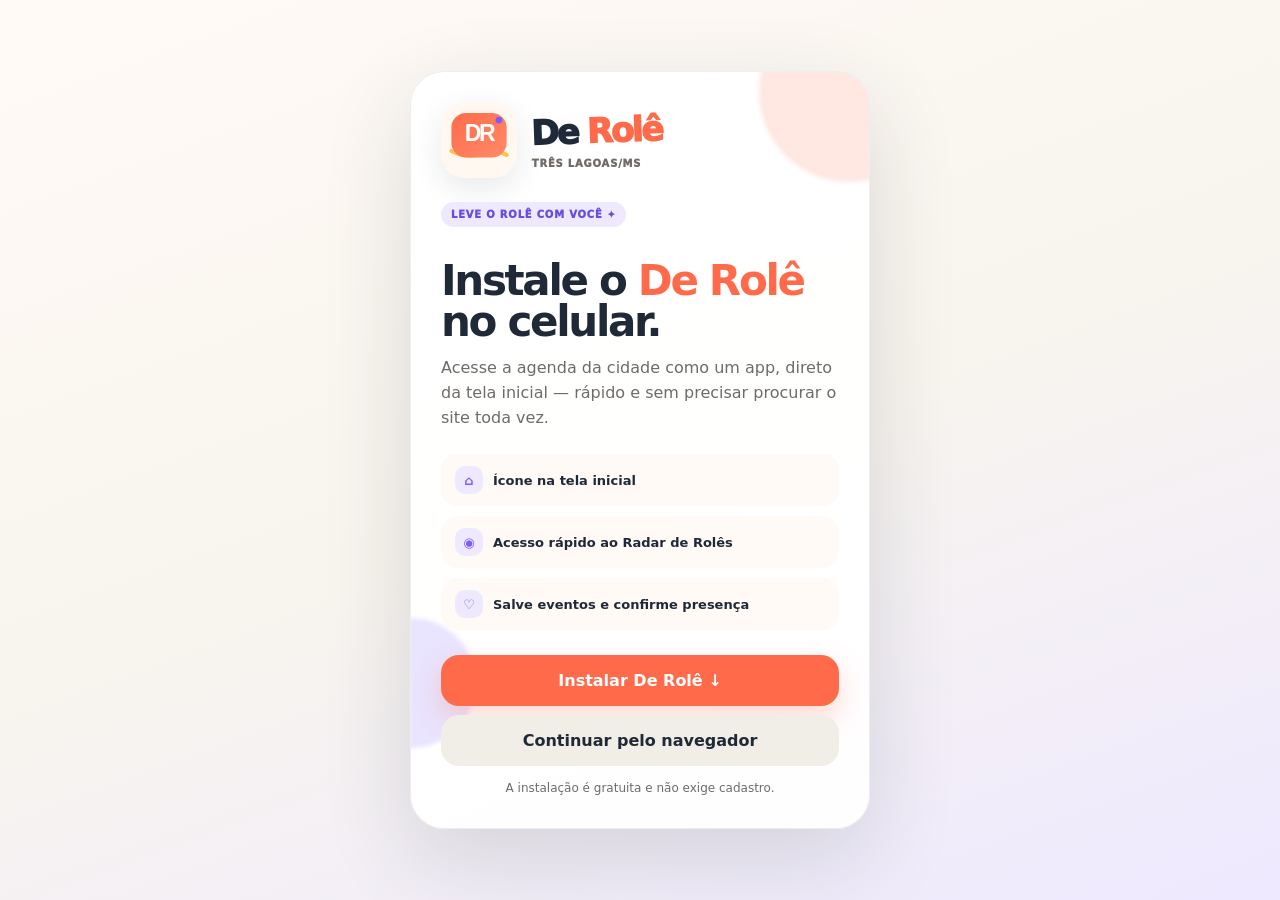
<file: baixar/index.html>
<!doctype html>
<html lang="pt-BR">
<head>
  <meta charset="utf-8">
  <meta name="viewport" content="width=device-width,initial-scale=1,viewport-fit=cover">
  <meta name="theme-color" content="#ff6b4a">
  <title>Baixar De Rolê</title>
  <meta name="description" content="Instale o De Rolê no seu celular e descubra o que tá rolando em Três Lagoas.">
  <link rel="manifest" href="../manifest.webmanifest">
  <link rel="icon" href="../icon.svg" type="image/svg+xml">
  <style>
    :root{--coral:#ff6b4a;--yellow:#ffc247;--violet:#7c5cff;--ink:#1f2937;--sand:#f8f4ee;--muted:#6f6b67}
    *{box-sizing:border-box}body{margin:0;min-height:100dvh;font-family:Inter,system-ui,-apple-system,BlinkMacSystemFont,"Segoe UI",sans-serif;background:linear-gradient(160deg,#fffaf5 0%,var(--sand) 52%,#eee9ff 100%);color:var(--ink);display:grid;place-items:center;padding:24px}
    .card{width:min(460px,100%);background:rgba(255,255,255,.94);border:1px solid rgba(31,41,55,.08);border-radius:34px;box-shadow:0 30px 90px rgba(31,41,55,.14);padding:30px;overflow:hidden;position:relative}
    .blob{position:absolute;border-radius:50%;filter:blur(2px);opacity:.16}.b1{width:180px;height:180px;background:var(--coral);right:-70px;top:-70px}.b2{width:130px;height:130px;background:var(--violet);left:-65px;bottom:80px}
    .logo{display:flex;align-items:center;gap:14px;position:relative;z-index:1}.icon{width:76px;height:76px;border-radius:24px;background:#fff8f1;box-shadow:0 10px 30px rgba(31,41,55,.1);display:grid;place-items:center;overflow:hidden}.icon img{width:100%;height:100%;object-fit:cover}
    .wordmark{font-size:34px;font-weight:950;letter-spacing:-.07em;transform:rotate(-2deg)}.wordmark .de{color:var(--ink)}.wordmark .role{color:var(--coral)}.wordmark small{display:block;font-size:10px;letter-spacing:.08em;color:var(--muted);transform:rotate(2deg);margin-top:7px;text-transform:uppercase}
    h1{font-size:42px;line-height:.96;letter-spacing:-.055em;margin:34px 0 14px;position:relative;z-index:1}h1 em{font-style:normal;color:var(--coral)}
    .lead{color:var(--muted);font-size:16px;line-height:1.55;margin:0 0 24px;position:relative;z-index:1}
    .benefits{display:grid;gap:10px;margin:0 0 25px;position:relative;z-index:1}.benefit{display:flex;gap:10px;align-items:center;background:#fffaf5;border-radius:16px;padding:12px 14px;font-size:13px;font-weight:750}.benefit span{width:28px;height:28px;border-radius:10px;display:grid;place-items:center;background:#eee9ff;color:var(--violet)}
    button,.link{width:100%;border:0;border-radius:18px;padding:16px 18px;font:inherit;font-weight:900;display:flex;align-items:center;justify-content:center;gap:8px;text-decoration:none;cursor:pointer;position:relative;z-index:1}
    #installBtn{background:var(--coral);color:#fff;box-shadow:0 12px 28px rgba(255,107,74,.25)}#installBtn:disabled{opacity:.72;cursor:default}.link{margin-top:9px;background:#f1ede7;color:var(--ink)}
    .status{font-size:12px;color:var(--muted);text-align:center;line-height:1.45;margin:14px 4px 0;position:relative;z-index:1}
    .instructions{display:none;margin-top:18px;background:#fff3cf;border-radius:18px;padding:16px;position:relative;z-index:1}.instructions.show{display:block}.instructions b{display:block;margin-bottom:7px}.instructions ol{padding-left:20px;margin:0;color:#625a46;font-size:13px;line-height:1.6}
    .tag{display:inline-flex;margin-top:24px;background:#eee9ff;color:#654dde;border-radius:999px;padding:7px 10px;font-size:10px;font-weight:950;letter-spacing:.08em;text-transform:uppercase;position:relative;z-index:1}
    @media(max-width:520px){body{padding:14px}.card{border-radius:28px;padding:24px}.icon{width:68px;height:68px;border-radius:21px}.wordmark{font-size:30px}h1{font-size:38px}}
  </style>
</head>
<body>
  <main class="card">
    <span class="blob b1"></span><span class="blob b2"></span>
    <div class="logo">
      <div class="icon"><img src="../icon.svg" alt=""></div>
      <div class="wordmark"><span class="de">De</span> <span class="role">Rolê</span><small>Três Lagoas/MS</small></div>
    </div>
    <span class="tag">Leve o rolê com você ✦</span>
    <h1>Instale o <em>De Rolê</em> no celular.</h1>
    <p class="lead">Acesse a agenda da cidade como um app, direto da tela inicial — rápido e sem precisar procurar o site toda vez.</p>
    <div class="benefits">
      <div class="benefit"><span>⌂</span>Ícone na tela inicial</div>
      <div class="benefit"><span>◉</span>Acesso rápido ao Radar de Rolês</div>
      <div class="benefit"><span>♡</span>Salve eventos e confirme presença</div>
    </div>
    <button id="installBtn">Instalar De Rolê ↓</button>
    <a class="link" href="../">Continuar pelo navegador</a>
    <div class="instructions" id="instructions"></div>
    <p class="status" id="status">A instalação é gratuita e não exige cadastro.</p>
  </main>
<script>
let deferredPrompt=null;
const btn=document.getElementById('installBtn');
const status=document.getElementById('status');
const box=document.getElementById('instructions');
const ua=navigator.userAgent||'';
const isiOS=/iPad|iPhone|iPod/.test(ua)||(/Macintosh/.test(ua)&&navigator.maxTouchPoints>1);
const standalone=window.matchMedia('(display-mode: standalone)').matches||navigator.standalone===true;

function showInstructions(){
  box.classList.add('show');
  if(isiOS){
    box.innerHTML='<b>No iPhone/iPad:</b><ol><li>Abra esta página no Safari.</li><li>Toque em Compartilhar.</li><li>Escolha “Adicionar à Tela de Início”.</li><li>Mantenha “Abrir como App” ativado e toque em Adicionar.</li></ol>';
    status.textContent='No iPhone, a instalação é concluída pelo menu do Safari.';
  }else{
    box.innerHTML='<b>Se o botão do navegador não aparecer:</b><ol><li>Abra o menu do navegador (⋮).</li><li>Toque em “Instalar app” ou “Adicionar à tela inicial”.</li><li>Confirme a instalação.</li></ol>';
    status.textContent='Seu navegador também pode oferecer a opção “Instalar app” no menu.';
  }
}

if(standalone){
  btn.textContent='Abrir De Rolê →';
  status.textContent='O De Rolê já está instalado neste aparelho.';
}

window.addEventListener('beforeinstallprompt',e=>{
  e.preventDefault();
  deferredPrompt=e;
  if(!standalone){btn.textContent='Instalar De Rolê ↓';status.textContent='Pronto para instalar neste aparelho.'}
});

btn.addEventListener('click',async()=>{
  if(standalone){location.href='../';return}
  if(deferredPrompt){
    deferredPrompt.prompt();
    const choice=await deferredPrompt.userChoice;
    deferredPrompt=null;
    if(choice.outcome==='accepted'){
      status.textContent='Instalação confirmada. O De Rolê vai aparecer na sua tela inicial.';
      btn.textContent='Instalando…';
      btn.disabled=true;
    }else{
      status.textContent='Tudo bem. Você pode instalar quando quiser.';
      showInstructions();
    }
    return;
  }
  showInstructions();
});

window.addEventListener('appinstalled',()=>{
  status.textContent='De Rolê instalado ✓';
  btn.textContent='Abrir De Rolê →';
  btn.disabled=false;
  btn.onclick=()=>location.href='../';
});

if(isiOS&&!standalone){
  btn.textContent='Como instalar no iPhone';
  status.textContent='No iPhone, toque abaixo para ver o passo a passo.';
}

if('serviceWorker' in navigator){
  window.addEventListener('load',()=>navigator.serviceWorker.register('../sw.js',{scope:'../'}).catch(()=>{}));
}
</script>
</body>
</html>
</file>
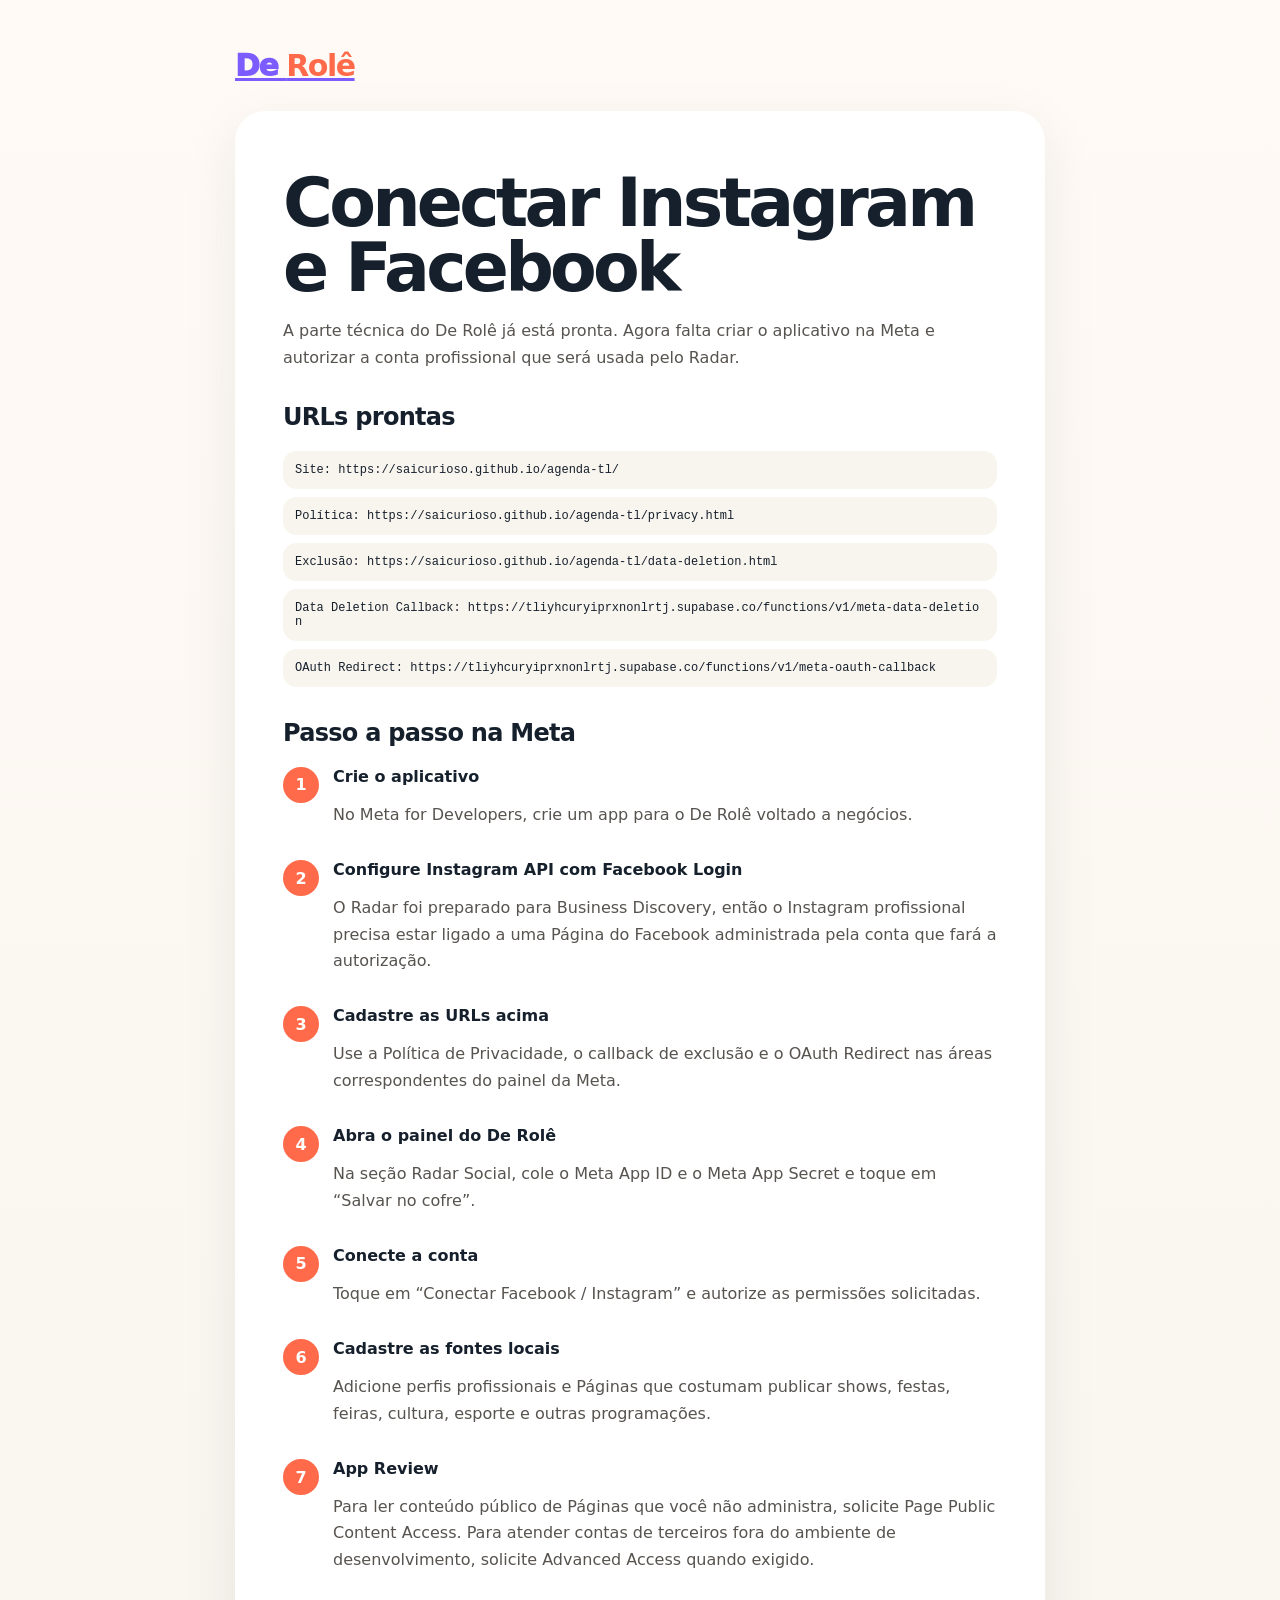
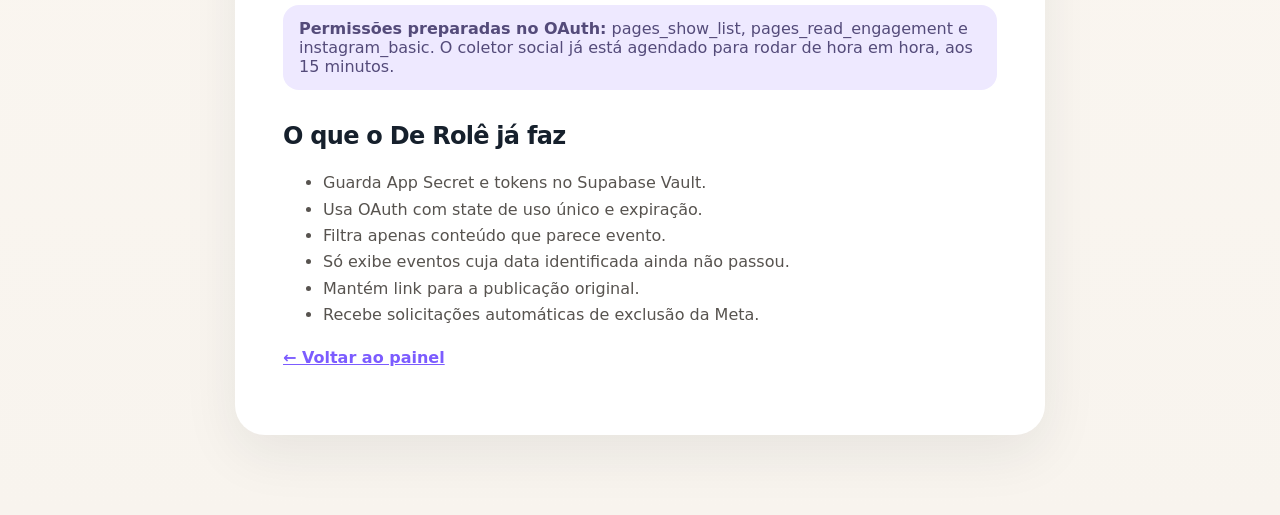
<file: meta-setup.html>
<!doctype html><html lang="pt-BR"><head><meta charset="utf-8"><meta name="viewport" content="width=device-width,initial-scale=1"><meta name="theme-color" content="#fff8f1"><title>Configurar Meta — De Rolê</title><link rel="icon" href="icon.svg"><style>
:root{--coral:#ff6b4a;--violet:#7c5cff;--ink:#16202c;--muted:#6f6b67;--sand:#f8f4ee}*{box-sizing:border-box}body{margin:0;background:linear-gradient(180deg,#fffaf5,var(--sand));font-family:Inter,system-ui,sans-serif;color:var(--ink)}main{max-width:850px;margin:auto;padding:48px 20px 80px}.brand{font-size:30px;font-weight:950;letter-spacing:-.05em}.brand b{color:var(--coral)}.card{margin-top:28px;background:#fff;border-radius:30px;padding:clamp(24px,5vw,48px);box-shadow:0 18px 55px rgba(31,41,55,.08)}h1{font-size:clamp(42px,7vw,68px);line-height:.95;letter-spacing:-.055em;margin:12px 0 18px}h2{margin-top:32px;letter-spacing:-.03em}p,li{color:#57534f;line-height:1.65}.url{word-break:break-all;background:#f8f4ee;border-radius:14px;padding:12px;margin:8px 0;font-family:ui-monospace,monospace;font-size:12px}.step{display:grid;grid-template-columns:38px 1fr;gap:12px;margin:16px 0}.step span{width:36px;height:36px;border-radius:50%;background:var(--coral);color:#fff;display:grid;place-items:center;font-weight:900}.note{background:#eee9ff;color:#544b7a;border-radius:16px;padding:14px 16px}a{color:var(--violet);font-weight:800}</style></head><body><main><a class="brand" href="index.html">De <b>Rolê</b></a><article class="card"><h1>Conectar Instagram e Facebook</h1><p>A parte técnica do De Rolê já está pronta. Agora falta criar o aplicativo na Meta e autorizar a conta profissional que será usada pelo Radar.</p>
<h2>URLs prontas</h2><div class="url">Site: https://saicurioso.github.io/agenda-tl/</div><div class="url">Política: https://saicurioso.github.io/agenda-tl/privacy.html</div><div class="url">Exclusão: https://saicurioso.github.io/agenda-tl/data-deletion.html</div><div class="url">Data Deletion Callback: https://tliyhcuryiprxnonlrtj.supabase.co/functions/v1/meta-data-deletion</div><div class="url">OAuth Redirect: https://tliyhcuryiprxnonlrtj.supabase.co/functions/v1/meta-oauth-callback</div>
<h2>Passo a passo na Meta</h2>
<div class="step"><span>1</span><div><b>Crie o aplicativo</b><p>No Meta for Developers, crie um app para o De Rolê voltado a negócios.</p></div></div>
<div class="step"><span>2</span><div><b>Configure Instagram API com Facebook Login</b><p>O Radar foi preparado para Business Discovery, então o Instagram profissional precisa estar ligado a uma Página do Facebook administrada pela conta que fará a autorização.</p></div></div>
<div class="step"><span>3</span><div><b>Cadastre as URLs acima</b><p>Use a Política de Privacidade, o callback de exclusão e o OAuth Redirect nas áreas correspondentes do painel da Meta.</p></div></div>
<div class="step"><span>4</span><div><b>Abra o painel do De Rolê</b><p>Na seção Radar Social, cole o Meta App ID e o Meta App Secret e toque em “Salvar no cofre”.</p></div></div>
<div class="step"><span>5</span><div><b>Conecte a conta</b><p>Toque em “Conectar Facebook / Instagram” e autorize as permissões solicitadas.</p></div></div>
<div class="step"><span>6</span><div><b>Cadastre as fontes locais</b><p>Adicione perfis profissionais e Páginas que costumam publicar shows, festas, feiras, cultura, esporte e outras programações.</p></div></div>
<div class="step"><span>7</span><div><b>App Review</b><p>Para ler conteúdo público de Páginas que você não administra, solicite Page Public Content Access. Para atender contas de terceiros fora do ambiente de desenvolvimento, solicite Advanced Access quando exigido.</p></div></div>
<div class="note"><b>Permissões preparadas no OAuth:</b> pages_show_list, pages_read_engagement e instagram_basic. O coletor social já está agendado para rodar de hora em hora, aos 15 minutos.</div>
<h2>O que o De Rolê já faz</h2><ul><li>Guarda App Secret e tokens no Supabase Vault.</li><li>Usa OAuth com state de uso único e expiração.</li><li>Filtra apenas conteúdo que parece evento.</li><li>Só exibe eventos cuja data identificada ainda não passou.</li><li>Mantém link para a publicação original.</li><li>Recebe solicitações automáticas de exclusão da Meta.</li></ul>
<p><a href="admin.html">← Voltar ao painel</a></p></article></main></body></html>
</file>
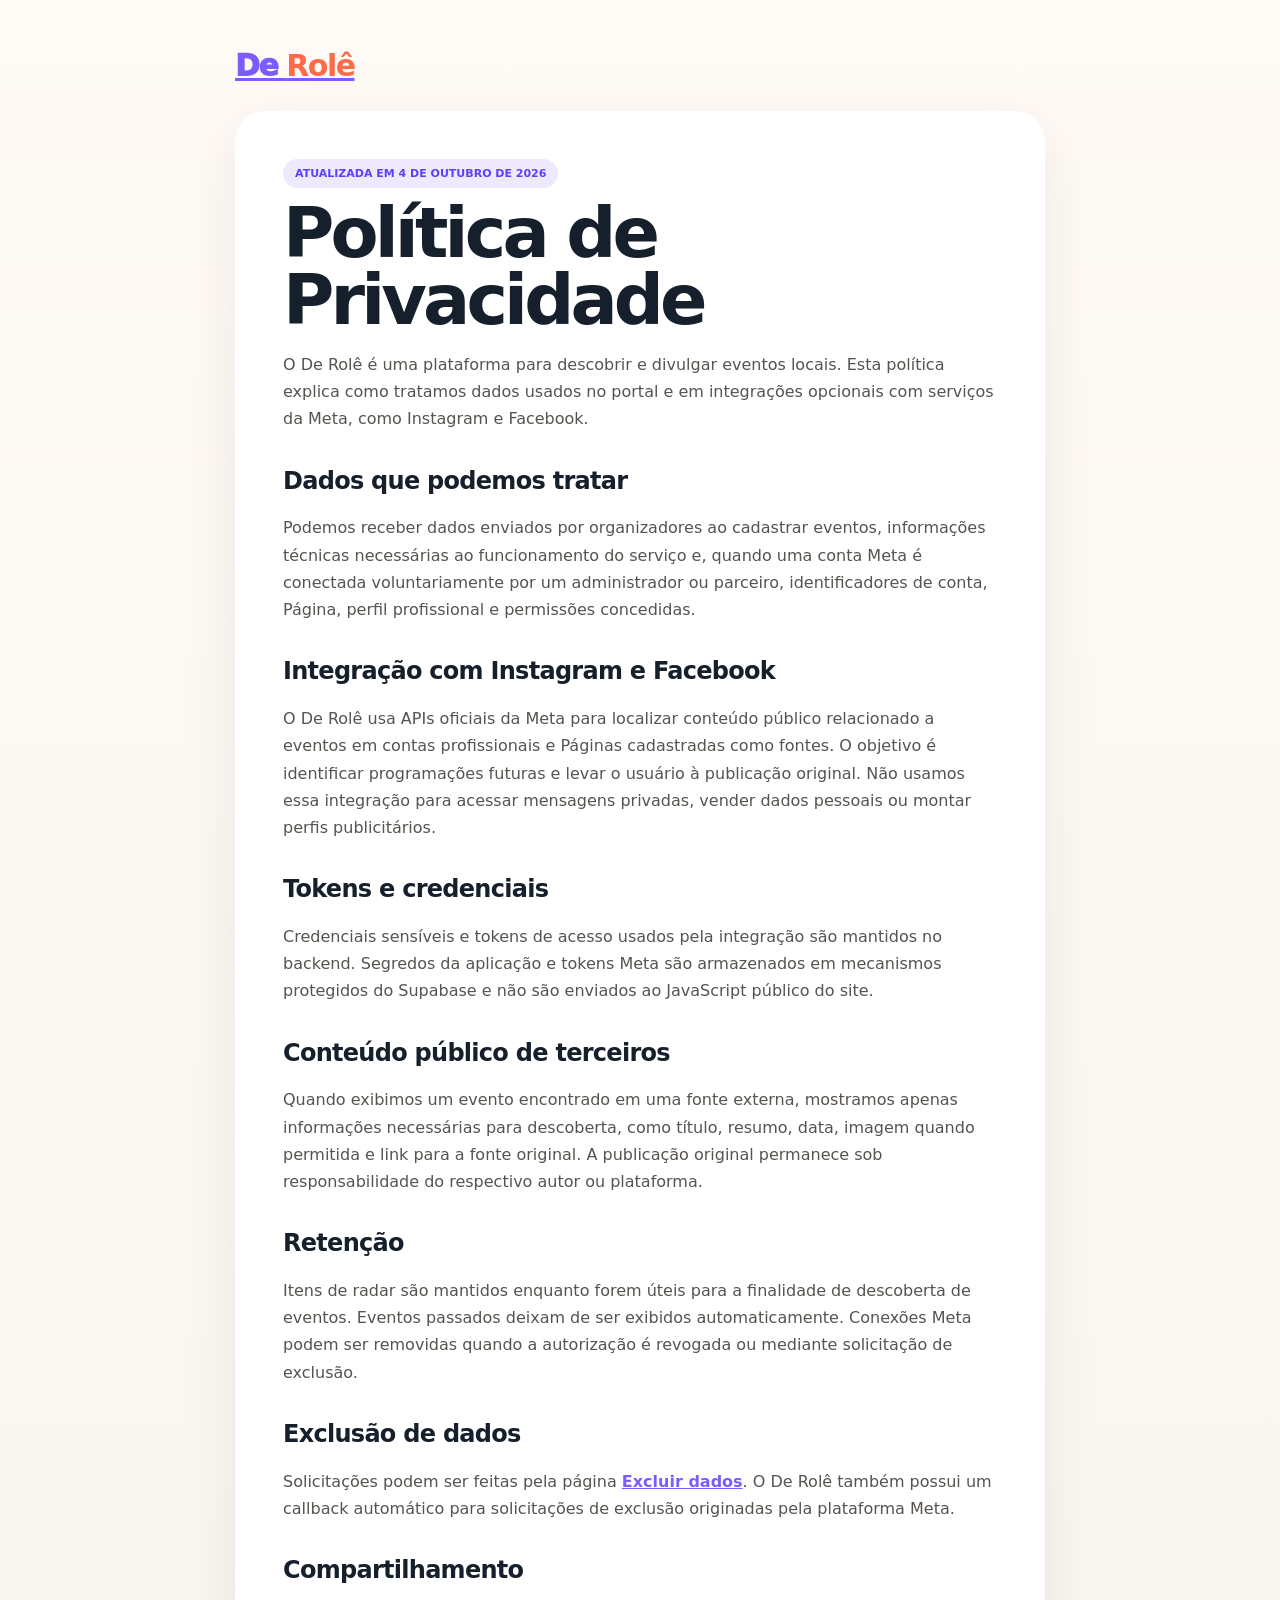
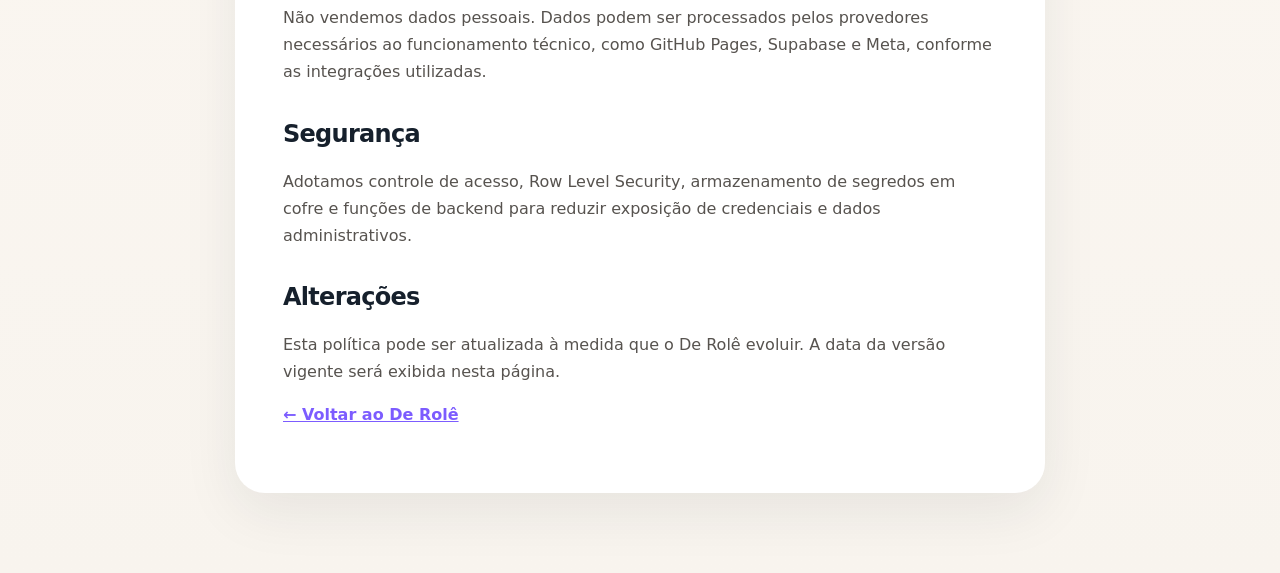
<file: privacy.html>
<!doctype html><html lang="pt-BR"><head><meta charset="utf-8"><meta name="viewport" content="width=device-width,initial-scale=1"><meta name="theme-color" content="#fff8f1"><title>Política de Privacidade — De Rolê</title><link rel="icon" href="icon.svg"><style>
:root{--coral:#ff6b4a;--violet:#7c5cff;--ink:#16202c;--muted:#6f6b67;--sand:#f8f4ee}*{box-sizing:border-box}body{margin:0;background:linear-gradient(180deg,#fffaf5,var(--sand));font-family:Inter,system-ui,sans-serif;color:var(--ink)}main{max-width:850px;margin:auto;padding:48px 20px 80px}.brand{font-size:30px;font-weight:950;letter-spacing:-.05em}.brand b{color:var(--coral)}.card{margin-top:28px;background:#fff;border-radius:30px;padding:clamp(24px,5vw,48px);box-shadow:0 18px 55px rgba(31,41,55,.08)}h1{font-size:clamp(42px,7vw,70px);line-height:.95;letter-spacing:-.055em;margin:12px 0 18px}h2{margin-top:34px;letter-spacing:-.03em}p,li{color:#57534f;line-height:1.7}a{color:var(--violet);font-weight:800}.pill{display:inline-block;background:#eee9ff;color:#5c3fff;border-radius:999px;padding:8px 12px;font-size:11px;font-weight:900}</style></head><body><main><a class="brand" href="index.html">De <b>Rolê</b></a><article class="card"><span class="pill">ATUALIZADA EM 4 DE OUTUBRO DE 2026</span><h1>Política de Privacidade</h1><p>O De Rolê é uma plataforma para descobrir e divulgar eventos locais. Esta política explica como tratamos dados usados no portal e em integrações opcionais com serviços da Meta, como Instagram e Facebook.</p>
<h2>Dados que podemos tratar</h2><p>Podemos receber dados enviados por organizadores ao cadastrar eventos, informações técnicas necessárias ao funcionamento do serviço e, quando uma conta Meta é conectada voluntariamente por um administrador ou parceiro, identificadores de conta, Página, perfil profissional e permissões concedidas.</p>
<h2>Integração com Instagram e Facebook</h2><p>O De Rolê usa APIs oficiais da Meta para localizar conteúdo público relacionado a eventos em contas profissionais e Páginas cadastradas como fontes. O objetivo é identificar programações futuras e levar o usuário à publicação original. Não usamos essa integração para acessar mensagens privadas, vender dados pessoais ou montar perfis publicitários.</p>
<h2>Tokens e credenciais</h2><p>Credenciais sensíveis e tokens de acesso usados pela integração são mantidos no backend. Segredos da aplicação e tokens Meta são armazenados em mecanismos protegidos do Supabase e não são enviados ao JavaScript público do site.</p>
<h2>Conteúdo público de terceiros</h2><p>Quando exibimos um evento encontrado em uma fonte externa, mostramos apenas informações necessárias para descoberta, como título, resumo, data, imagem quando permitida e link para a fonte original. A publicação original permanece sob responsabilidade do respectivo autor ou plataforma.</p>
<h2>Retenção</h2><p>Itens de radar são mantidos enquanto forem úteis para a finalidade de descoberta de eventos. Eventos passados deixam de ser exibidos automaticamente. Conexões Meta podem ser removidas quando a autorização é revogada ou mediante solicitação de exclusão.</p>
<h2>Exclusão de dados</h2><p>Solicitações podem ser feitas pela página <a href="data-deletion.html">Excluir dados</a>. O De Rolê também possui um callback automático para solicitações de exclusão originadas pela plataforma Meta.</p>
<h2>Compartilhamento</h2><p>Não vendemos dados pessoais. Dados podem ser processados pelos provedores necessários ao funcionamento técnico, como GitHub Pages, Supabase e Meta, conforme as integrações utilizadas.</p>
<h2>Segurança</h2><p>Adotamos controle de acesso, Row Level Security, armazenamento de segredos em cofre e funções de backend para reduzir exposição de credenciais e dados administrativos.</p>
<h2>Alterações</h2><p>Esta política pode ser atualizada à medida que o De Rolê evoluir. A data da versão vigente será exibida nesta página.</p>
<p><a href="index.html">← Voltar ao De Rolê</a></p></article></main></body></html>
</file>
